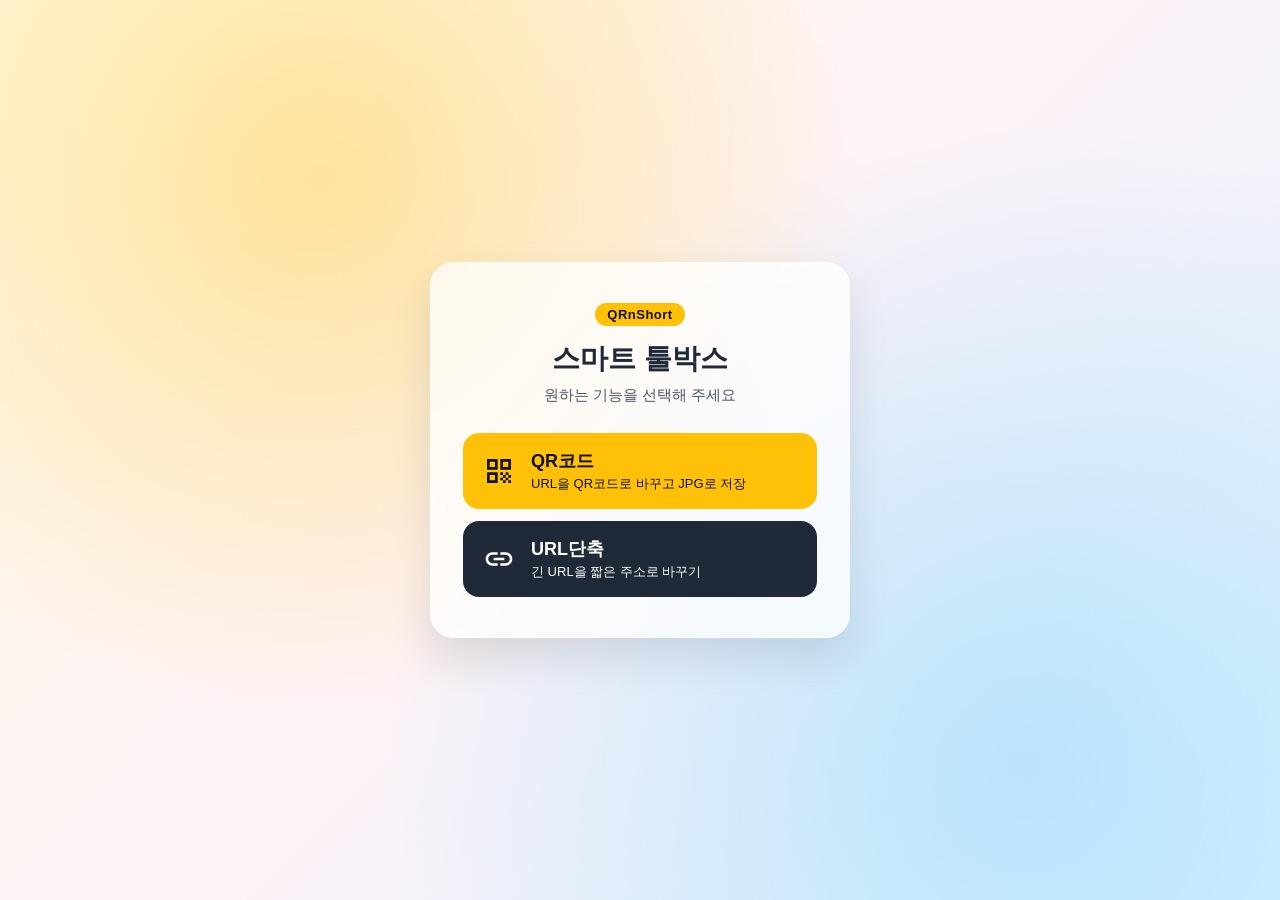
<file: index.html>
<!DOCTYPE html>
<html lang="ko">
<head>
  <meta charset="UTF-8">
  <meta name="viewport" content="width=device-width, initial-scale=1.0">
  <title>스마트 툴박스 - QRnShort</title>
  <link rel="stylesheet" href="style.css">
</head>
<body>
  <main class="card">
    <p class="brand">QRnShort</p>
    <h1 class="title">스마트 툴박스</h1>
    <p class="subtitle">원하는 기능을 선택해 주세요</p>

    <nav class="menu">
      <!-- QR코드: 5주차 2교시에 만든 URL2QR(url2qr 폴더)로 연결 -->
      <a class="menu-button qr" href="url2qr/index.html">
        <svg class="icon" viewBox="0 0 24 24" aria-hidden="true">
          <path d="M3 11h8V3H3v8zm2-6h4v4H5V5zM3 21h8v-8H3v8zm2-6h4v4H5v-4zM13 3v8h8V3h-8zm6 6h-4V5h4v4zM19 19h2v2h-2zM13 13h2v2h-2zM15 15h2v2h-2zM13 17h2v2h-2zM15 19h2v2h-2zM17 17h2v2h-2zM17 13h2v2h-2zM19 15h2v2h-2z"/>
        </svg>
        <span class="text">
          <strong>QR코드</strong>
          <small>URL을 QR코드로 바꾸고 JPG로 저장</small>
        </span>
      </a>

      <!-- URL단축: 새로 만든 URL 단축기(urlShort 폴더)로 연결 -->
      <a class="menu-button short" href="urlShort/index.html">
        <svg class="icon" viewBox="0 0 24 24" aria-hidden="true">
          <path d="M3.9 12c0-1.71 1.39-3.1 3.1-3.1h4V7H7c-2.76 0-5 2.24-5 5s2.24 5 5 5h4v-1.9H7c-1.71 0-3.1-1.39-3.1-3.1zM8 13h8v-2H8v2zm9-6h-4v1.9h4c1.71 0 3.1 1.39 3.1 3.1s-1.39 3.1-3.1 3.1h-4V17h4c2.76 0 5-2.24 5-5s-2.24-5-5-5z"/>
        </svg>
        <span class="text">
          <strong>URL단축</strong>
          <small>긴 URL을 짧은 주소로 바꾸기</small>
        </span>
      </a>
    </nav>
  </main>
</body>
</html>
</file>
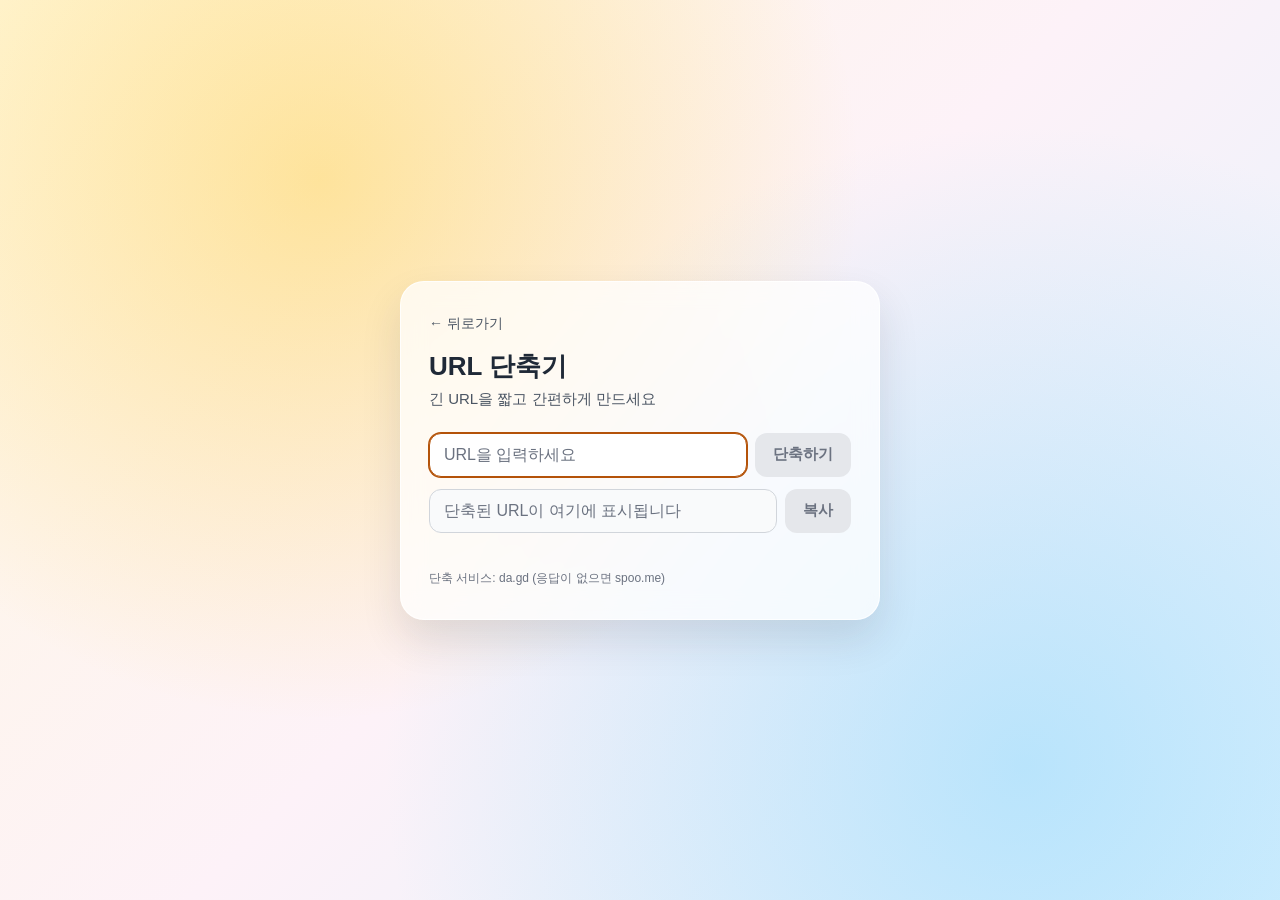
<file: urlShort/index.html>
<!DOCTYPE html>
<html lang="ko">
<head>
  <meta charset="UTF-8">
  <meta name="viewport" content="width=device-width, initial-scale=1.0">
  <title>URL 단축기</title>
  <link rel="stylesheet" href="style.css">
</head>
<body>
  <main class="card">
    <a class="back-link" href="../index.html">← 뒤로가기</a>
    <h1 class="title">URL 단축기</h1>
    <p class="subtitle">긴 URL을 짧고 간편하게 만드세요</p>

    <!-- URL 입력창 + [단축하기] -->
    <form class="row first-row" id="shorten-form" novalidate>
      <label class="visually-hidden" for="url-input">단축할 URL</label>
      <input class="field" id="url-input" type="url" placeholder="URL을 입력하세요"
             autocomplete="url" autocapitalize="off" spellcheck="false" autofocus>
      <button class="button primary" id="shorten-button" type="submit" disabled>단축하기</button>
    </form>

    <!-- 읽기 전용 출력 상자 + [복사] -->
    <div class="row">
      <label class="visually-hidden" for="result">단축된 URL</label>
      <input class="field result" id="result" type="text" placeholder="단축된 URL이 여기에 표시됩니다" readonly>
      <button class="button dark" id="copy-button" type="button" disabled>복사</button>
    </div>

    <p class="message" id="message" role="alert"></p>
    <p class="hint">단축 서비스: da.gd (응답이 없으면 spoo.me)</p>
  </main>

  <!-- '복사하였습니다' 알림 -->
  <div class="toast" id="toast" role="status"></div>

  <script src="script.js"></script>
</body>
</html>
</file>
<file: style.css>
* {
  box-sizing: border-box;
  margin: 0;
  padding: 0;
}

body {
  display: flex;
  align-items: center;
  justify-content: center;
  min-height: 100vh;
  min-height: 100dvh;
  padding: 24px 16px;
  color: #1f2937;
  font-family: "Malgun Gothic", "맑은 고딕", "Apple SD Gothic Neo", Arial, sans-serif;
  background-color: #fffaf0;
  /* URL2QR과 같은 밝은 그라데이션 */
  background-image:
    radial-gradient(circle at 25% 20%, rgba(255, 193, 7, 0.35), transparent 45%),
    radial-gradient(circle at 80% 85%, rgba(125, 211, 252, 0.45), transparent 50%),
    linear-gradient(135deg, #fff8e1 0%, #fdf2f8 50%, #e0f2fe 100%);
}

.card {
  width: min(420px, 100%);
  padding: 40px 32px;
  border: 1px solid rgba(255, 255, 255, 0.8);
  border-radius: 24px;
  background: rgba(255, 255, 255, 0.75);
  box-shadow: 0 20px 40px rgba(31, 41, 55, 0.12);
  backdrop-filter: blur(12px);
  -webkit-backdrop-filter: blur(12px);
  text-align: center;
}

.brand {
  display: inline-block;
  padding: 4px 12px;
  border-radius: 999px;
  background: #ffc107; /* URL2QR 로고의 노란색 */
  color: #111111;
  font-size: 13px;
  font-weight: 700;
  letter-spacing: 0.5px;
}

.title {
  margin-top: 14px;
  font-size: 28px;
}

.subtitle {
  margin-top: 8px;
  color: #4b5563;
  font-size: 15px;
}

.menu {
  display: flex;
  flex-direction: column;
  gap: 12px;
  margin-top: 28px;
}

.menu-button {
  display: flex;
  align-items: center;
  gap: 16px;
  padding: 16px 20px;
  border-radius: 16px;
  text-align: left;
  text-decoration: none;
  transition: box-shadow 0.2s, transform 0.2s;
}

.menu-button:hover {
  box-shadow: 0 8px 20px rgba(31, 41, 55, 0.18);
  transform: translateY(-2px);
}

.menu-button:focus-visible {
  outline: 3px solid #111111;
  outline-offset: 3px;
}

.menu-button.qr {
  background: #ffc107;
  color: #111111;
}

.menu-button.short {
  background: #1f2937;
  color: #ffffff;
}

.icon {
  flex-shrink: 0;
  width: 32px;
  height: 32px;
  fill: currentColor;
}

.text strong {
  display: block;
  font-size: 18px;
}

.text small {
  display: block;
  margin-top: 2px;
  font-size: 13px;
}

@media (max-width: 400px) {
  .card {
    padding: 32px 20px;
  }
}

@media (prefers-reduced-motion: reduce) {
  .menu-button {
    transition: none;
  }
}
</file>
<file: urlShort/style.css>
* {
  box-sizing: border-box;
  margin: 0;
  padding: 0;
}

body {
  display: flex;
  align-items: center;
  justify-content: center;
  min-height: 100vh;
  min-height: 100dvh;
  padding: 24px 16px;
  color: #1f2937;
  font-family: "Malgun Gothic", "맑은 고딕", "Apple SD Gothic Neo", Arial, sans-serif;
  background-color: #fffaf0;
  /* 메인 화면, URL2QR과 같은 밝은 그라데이션 */
  background-image:
    radial-gradient(circle at 25% 20%, rgba(255, 193, 7, 0.35), transparent 45%),
    radial-gradient(circle at 80% 85%, rgba(125, 211, 252, 0.45), transparent 50%),
    linear-gradient(135deg, #fff8e1 0%, #fdf2f8 50%, #e0f2fe 100%);
}

.card {
  width: min(480px, 100%);
  padding: 32px 28px;
  border: 1px solid rgba(255, 255, 255, 0.8);
  border-radius: 24px;
  background: rgba(255, 255, 255, 0.75);
  box-shadow: 0 20px 40px rgba(31, 41, 55, 0.12);
  backdrop-filter: blur(12px);
  -webkit-backdrop-filter: blur(12px);
}

.back-link {
  display: inline-block;
  color: #4b5563;
  font-size: 14px;
  text-decoration: none;
}

.back-link:hover {
  color: #111111;
  text-decoration: underline;
}

.title {
  margin-top: 16px;
  font-size: 26px;
}

.subtitle {
  margin-top: 6px;
  color: #4b5563;
  font-size: 15px;
}

.row {
  display: flex;
  gap: 8px;
  margin-top: 12px;
}

.first-row {
  margin-top: 24px;
}

.field {
  flex: 1;
  min-width: 0;
  padding: 12px 14px;
  border: 1px solid #d1d5db;
  border-radius: 12px;
  background: #ffffff;
  color: #1f2937;
  font: inherit;
  font-size: 16px;
}

.field::placeholder {
  color: #6b7280;
}

.field:focus {
  border-color: #b45309;
  outline: none;
  box-shadow: 0 0 0 1px #b45309;
}

.result {
  background: #f9fafb;
}

.button {
  flex-shrink: 0;
  padding: 0 18px;
  border: none;
  border-radius: 12px;
  font: inherit;
  font-size: 15px;
  font-weight: 700;
  cursor: pointer;
  transition: background 0.2s;
}

.button.primary {
  background: #ffc107; /* URL2QR 로고의 노란색 */
  color: #111111;
}

.button.primary:hover:not(:disabled) {
  background: #ffb300;
}

.button.dark {
  background: #1f2937;
  color: #ffffff;
}

.button.dark:hover:not(:disabled) {
  background: #111827;
}

.button:disabled {
  background: #e5e7eb;
  color: #6b7280;
  cursor: not-allowed;
}

.back-link:focus-visible,
.button:focus-visible {
  outline: 3px solid #111111;
  outline-offset: 2px;
}

.message {
  min-height: 1.5em;
  margin-top: 12px;
  color: #991b1b;
  font-size: 14px;
  word-break: keep-all;
}

.hint {
  margin-top: 4px;
  color: #6b7280;
  font-size: 12px;
}

/* '복사하였습니다' 알림: 화면 아래 가운데에 잠깐 나타남 */
.toast {
  position: fixed;
  bottom: 32px;
  left: 50%;
  padding: 12px 20px;
  border-radius: 999px;
  background: #111827;
  color: #ffffff;
  font-size: 15px;
  box-shadow: 0 8px 24px rgba(0, 0, 0, 0.2);
  opacity: 0;
  visibility: hidden;
  transform: translate(-50%, 10px);
  transition: opacity 0.25s, transform 0.25s, visibility 0.25s;
}

.toast.is-visible {
  opacity: 1;
  visibility: visible;
  transform: translate(-50%, 0);
}

.visually-hidden {
  position: absolute;
  width: 1px;
  height: 1px;
  overflow: hidden;
  clip: rect(0 0 0 0);
  white-space: nowrap;
}

@media (max-width: 400px) {
  .card {
    padding: 28px 18px;
  }

  .button {
    padding: 0 14px;
  }
}

@media (prefers-reduced-motion: reduce) {
  .button,
  .toast {
    transition: none;
  }
}
</file>
